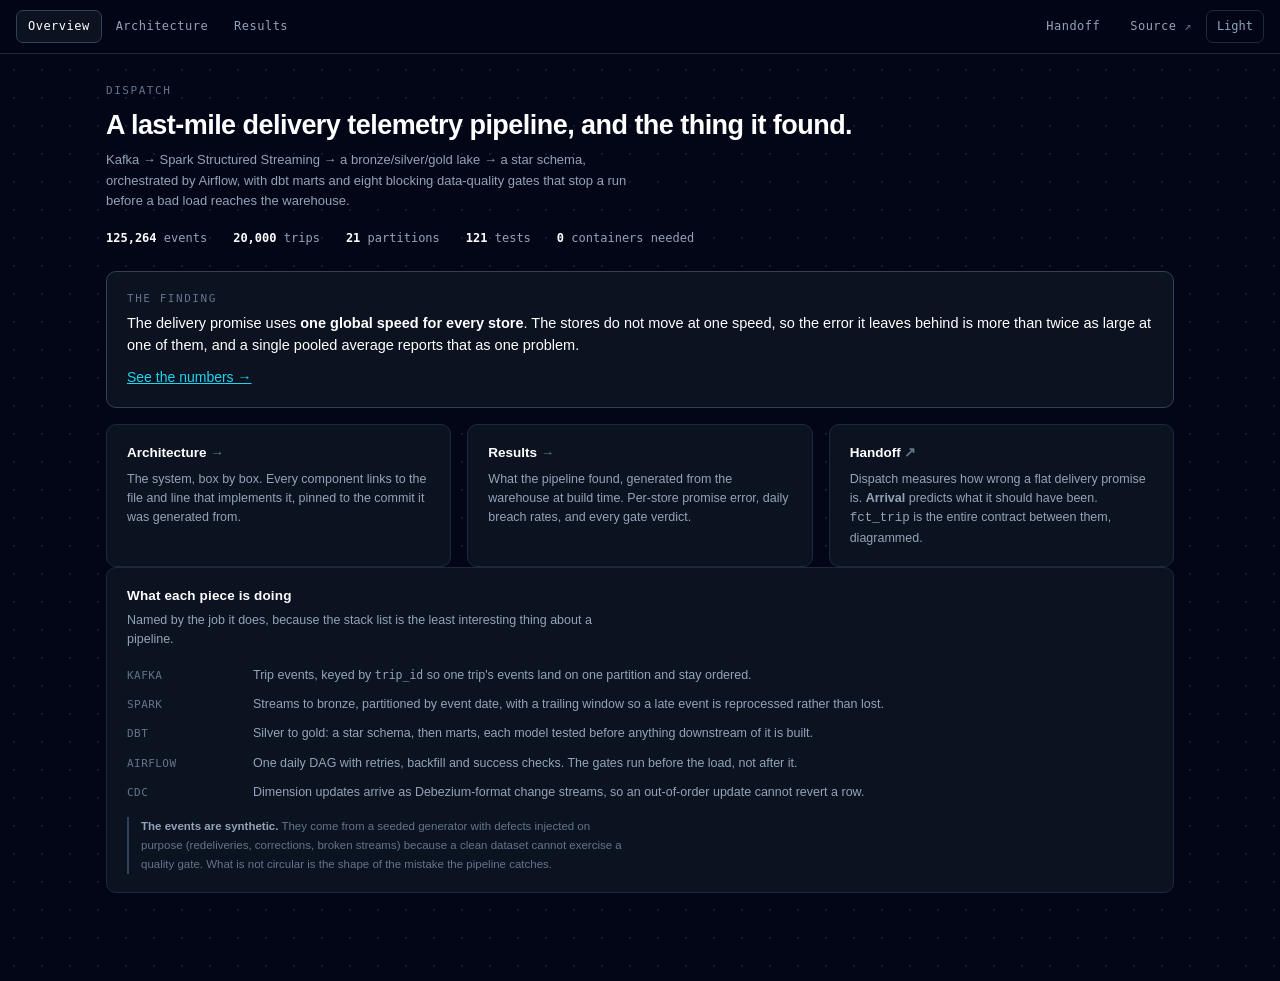
<file: docs/index.html>
<!doctype html>
<html lang="en" data-theme="dark">
<head>
<meta charset="utf-8">
<meta name="viewport" content="width=device-width, initial-scale=1">
<title>Dispatch: Last-Mile Delivery Pipeline</title>
<meta name="description" content="Kafka to Spark to a medallion lake to a star schema, orchestrated by Airflow, with eight blocking data-quality gates.">
<link rel="stylesheet" href="site.css">
<style>
  .figures {
    display: flex; flex-wrap: wrap; gap: 10px 26px;
    font-family: var(--mono); font-size: 12px; color: var(--ink-2);
    margin: 18px 0 0; padding: 0; list-style: none;
  }
  .figures b { color: var(--ink); font-variant-numeric: tabular-nums; font-weight: 600; }

  .cards { display: grid; gap: var(--gap); grid-template-columns: 1fr 1fr 1fr; }
  @media (max-width: 920px) { .cards { grid-template-columns: 1fr 1fr; } }
  @media (max-width: 560px) { .cards { grid-template-columns: 1fr; } }

  .card.out-link h2::after { content: " \2197"; }

  .card {
    display: block; text-decoration: none; color: inherit;
    background: var(--panel); border: 1px solid var(--line);
    border-radius: var(--radius); padding: 18px 20px;
  }
  .card:hover { border-color: var(--line-strong); background: var(--panel-2); }
  .card:focus-visible { outline: 2px solid var(--info); outline-offset: 2px; }
  .card h2 { font-size: 13.5px; margin: 0 0 6px; }
  .card h2::after { content: " \2192"; color: var(--ink-3); }
  .card p { margin: 0; font-size: 12.5px; color: var(--ink-2); }

  .stack { display: grid; gap: 10px; margin: 0; padding: 0; list-style: none; }
  .stack li {
    display: grid; grid-template-columns: 112px 1fr; gap: 14px;
    font-size: 12.5px; color: var(--ink-2); align-items: baseline;
  }
  .stack .who {
    font-family: var(--mono); font-size: 11px; letter-spacing: 0.04em;
    text-transform: uppercase; color: var(--ink-3);
  }
  @media (max-width: 560px) { .stack li { grid-template-columns: 1fr; gap: 2px; } }
</style>
</head>
<body>

<nav class="sitenav" aria-label="Pages">
  <a href="index.html" aria-current="page">Overview</a>
  <a href="dispatch-architecture.html">Architecture</a>
  <a href="results.html">Results</a>
  <span class="spacer"></span>
  <a href="https://jogurnaut.github.io/arrival/handoff.html" style="margin-right: 4px">Handoff</a>
  <a class="out" href="https://github.com/JOGURNAUT/dispatch">Source</a>
  <button class="themetoggle" type="button">Light</button>
</nav>

<div class="wrap">

  <p class="eyebrow">Dispatch</p>
  <h1>A last-mile delivery telemetry pipeline, and the thing it found.</h1>
  <p class="lede" style="font-size:13px">
    Kafka &rarr; Spark Structured Streaming &rarr; a bronze/silver/gold lake
    &rarr; a star schema, orchestrated by Airflow, with dbt marts and eight
    blocking data-quality gates that stop a run before a bad load reaches the
    warehouse.
  </p>
  <ul class="figures">
    <li><b>125,264</b> events</li>
    <li><b>20,000</b> trips</li>
    <li><b>21</b> partitions</li>
    <li><b>121</b> tests</li>
    <li><b>0</b> containers needed</li>
  </ul>

  <section style="border-color: var(--line-strong); margin-top: 24px">
    <p class="eyebrow" style="margin-bottom:6px">The finding</p>
    <p style="margin:0 0 10px; font-size:14.5px; line-height:1.5">
      The delivery promise uses <b>one global speed for every store</b>. The
      stores do not move at one speed, so the error it leaves behind is more
      than twice as large at one of them, and a single pooled average
      reports that as one problem.
    </p>
    <p style="margin:0"><a href="results.html">See the numbers &rarr;</a></p>
  </section>

  <div class="cards">
    <a class="card" href="dispatch-architecture.html">
      <h2>Architecture</h2>
      <p>The system, box by box. Every component links to the file and line
         that implements it, pinned to the commit it was generated from.</p>
    </a>
    <a class="card" href="results.html">
      <h2>Results</h2>
      <p>What the pipeline found, generated from the warehouse at build time.
         Per-store promise error, daily breach rates, and every gate verdict.</p>
    </a>
    <a class="card out-link" href="https://jogurnaut.github.io/arrival/handoff.html">
      <h2>Handoff</h2>
      <p>Dispatch measures how wrong a flat delivery promise is.
         <b>Arrival</b> predicts what it should have been. <code>fct_trip</code>
         is the entire contract between them, diagrammed.</p>
    </a>
  </div>

  <section>
    <h2>What each piece is doing</h2>
    <p class="lede">Named by the job it does, because the stack list is the
       least interesting thing about a pipeline.</p>
    <ul class="stack">
      <li><span class="who">Kafka</span>
          <span>Trip events, keyed by <code class="mono">trip_id</code> so one
                trip's events land on one partition and stay ordered.</span></li>
      <li><span class="who">Spark</span>
          <span>Streams to bronze, partitioned by event date, with a trailing
                window so a late event is reprocessed rather than lost.</span></li>
      <li><span class="who">dbt</span>
          <span>Silver to gold: a star schema, then marts, each model tested
                before anything downstream of it is built.</span></li>
      <li><span class="who">Airflow</span>
          <span>One daily DAG with retries, backfill and success checks. The
                gates run before the load, not after it.</span></li>
      <li><span class="who">CDC</span>
          <span>Dimension updates arrive as Debezium-format change streams, so
                an out-of-order update cannot revert a row.</span></li>
    </ul>
    <p class="caveat"><b>The events are synthetic.</b> They come from a seeded
       generator with defects injected on purpose (redeliveries,
       corrections, broken streams) because a clean dataset cannot
       exercise a quality gate. What is not circular is the shape of the
       mistake the pipeline catches.</p>
  </section>

</div>

<script src="site.js"></script>
</body>
</html>
</file>
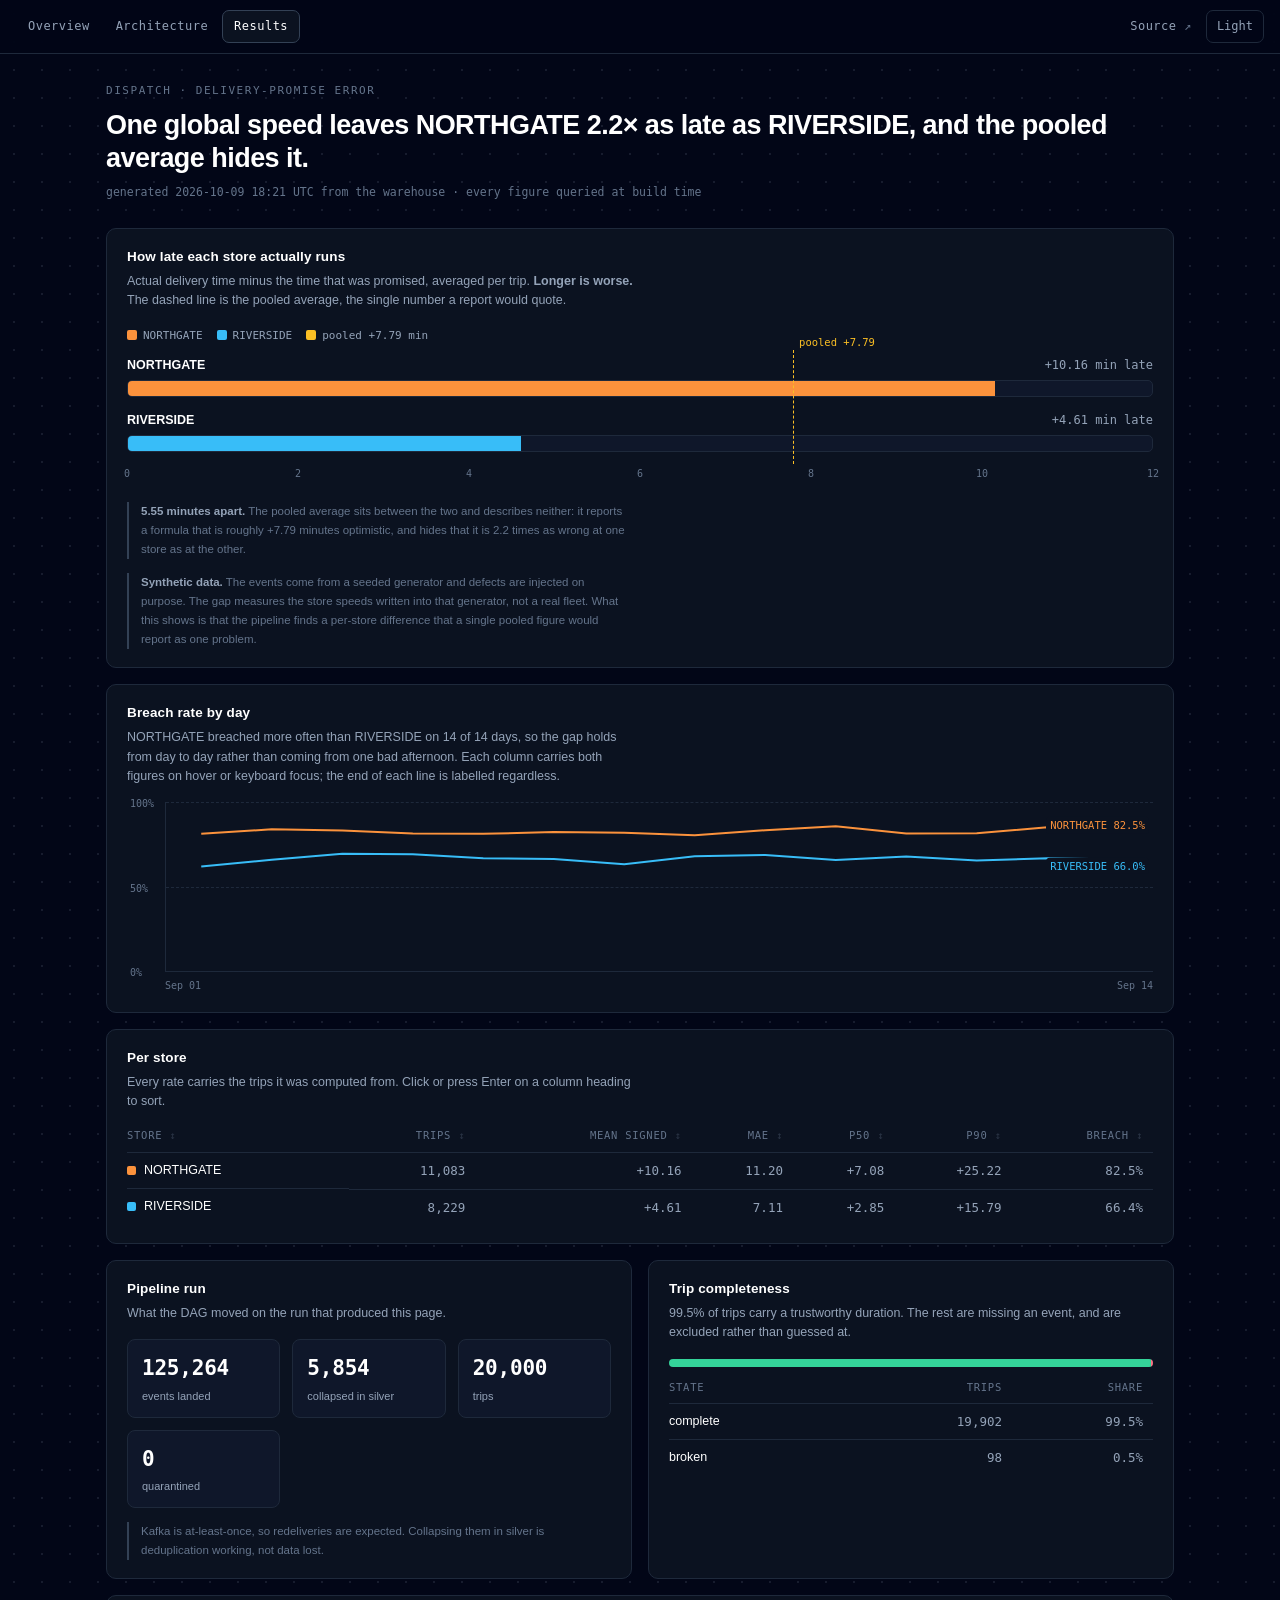
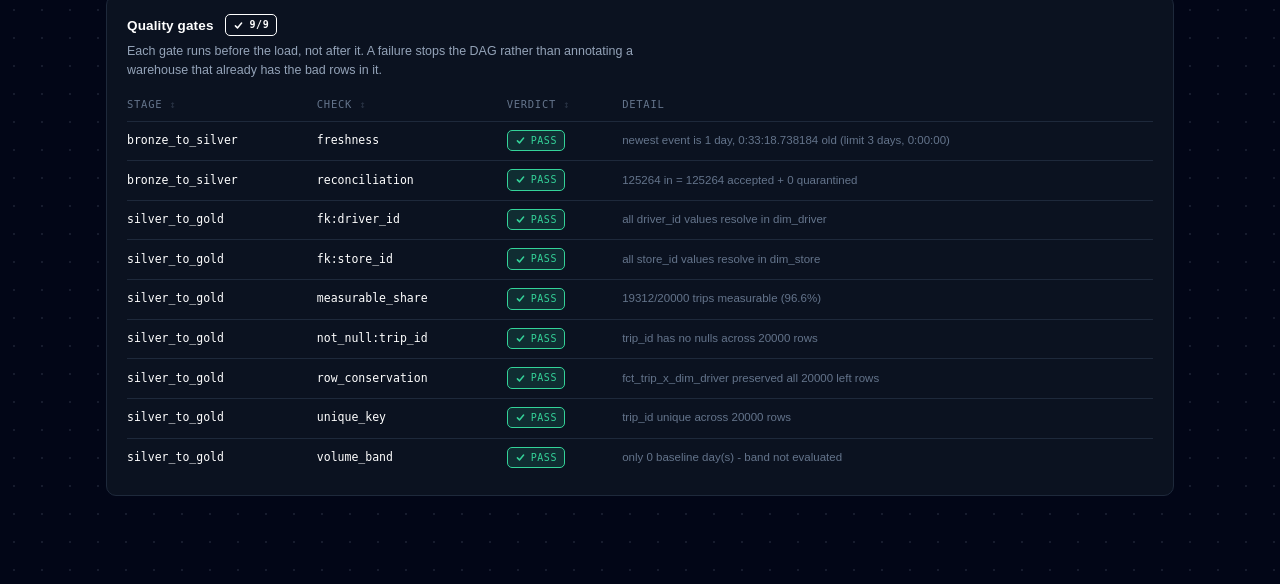
<file: docs/results.html>
<!doctype html>
<!--
  Dispatch results page: template.

  Every brace-wrapped lower-snake name below is a value the generator
  substitutes. Only that pattern is touched, so CSS braces need no escaping --
  including the ones in this comment, which is why none are written here. A
  name with no value raises rather than shipping a page with the brace-wrapped
  name still in it where a number belongs.

  Chrome, colour and type come from site.css, which the Overview and the
  architecture diagram share. The diagram is generated by a tool whose look is
  fixed, so the pages match it rather than the other way round.
-->
<html lang="en" data-theme="dark">
<head>
<meta charset="utf-8">
<meta name="viewport" content="width=device-width, initial-scale=1">
<title>Dispatch: Results</title>
<meta name="description" content="Per-store delivery-promise error, daily breach rates and every quality-gate verdict, generated from the warehouse.">
<link rel="stylesheet" href="site.css">
<style>
  .axis {
    position: relative;
    height: 18px;
    margin-top: 2px;
    font-family: var(--mono);
    font-size: 10px;
    color: var(--ink-3);
  }
  .axis .tick { position: absolute; transform: translateX(-50%); }
  .axis .tick span { white-space: nowrap; }

  .barfield { position: relative; }

  /* The pooled average as a reference line across both bars. It is the number
     a report would quote, and seeing it land between the two is the finding. */
  .refline {
    position: absolute;
    top: -6px;
    bottom: 20px;
    width: 0;
    border-left: 1px dashed var(--warn);
    pointer-events: none;
  }
  .refline b {
    position: absolute;
    top: -16px;
    left: 5px;
    font-family: var(--mono);
    font-size: 10.5px;
    color: var(--warn);
    white-space: nowrap;
    font-weight: 500;
  }

  .chart { position: relative; margin-top: 6px; }
  .plot {
    position: relative;
    height: 170px;
    margin-left: 38px;
    border-left: 1px solid var(--line);
    border-bottom: 1px solid var(--line);
  }
  .plot svg { position: absolute; inset: 0; width: 100%; height: 100%; }
  .gl {
    position: absolute;
    left: 0;
    right: 0;
    border-top: 1px dashed var(--line);
    font-family: var(--mono);
    font-size: 10px;
    color: var(--ink-3);
  }
  .gl span { position: absolute; left: -36px; top: -7px; }

  /* Each line's last value, always visible. Hover may add detail; it may not
     be the only way to read a number. */
  .endlab {
    position: absolute;
    right: 4px;
    font-family: var(--mono);
    font-size: 10.5px;
    white-space: nowrap;
    background: var(--panel);
    padding: 0 4px;
    border-radius: 4px;
    transform: translateY(-50%);
  }

  .cols { position: absolute; inset: 0; display: flex; }
  .col { flex: 1; position: relative; }
  .col:hover { background: rgba(148, 163, 184, 0.09); }
  .col .tip {
    display: none;
    position: absolute;
    bottom: 100%;
    left: 50%;
    transform: translateX(-50%);
    background: var(--panel-2);
    border: 1px solid var(--line-strong);
    border-radius: 6px;
    padding: 6px 9px;
    font-family: var(--mono);
    font-size: 10.5px;
    white-space: nowrap;
    z-index: 5;
    color: var(--ink);
  }
  .col:hover .tip, .col:focus-within .tip { display: block; }
  .col.flip .tip { left: auto; right: 0; transform: none; }

  .xl {
    display: flex;
    justify-content: space-between;
    font-family: var(--mono);
    font-size: 10px;
    color: var(--ink-3);
    margin: 6px 0 0 38px;
  }

  .grid2 { display: grid; gap: var(--gap); grid-template-columns: 1fr 1fr; }
  @media (max-width: 820px) { .grid2 { grid-template-columns: 1fr; } }

  .comp-bar {
    display: flex;
    height: 8px;
    border-radius: 4px;
    overflow: hidden;
    background: var(--panel-2);
    margin: 10px 0 12px;
  }
  .tbox { overflow-x: auto; }
</style>
</head>
<body>

<nav class="sitenav" aria-label="Pages">
  <a href="index.html">Overview</a>
  <a href="dispatch-architecture.html">Architecture</a>
  <a href="results.html" aria-current="page">Results</a>
  <span class="spacer"></span>
  <a class="out" href="https://github.com/JOGURNAUT/dispatch">Source</a>
  <button class="themetoggle" type="button">Light</button>
</nav>

<div class="wrap">

  <p class="eyebrow">Dispatch · delivery-promise error</p>
  <h1>One global speed leaves NORTHGATE 2.2&times; as late as RIVERSIDE,
      and the pooled average hides it.</h1>
  <p class="stamp">generated 2026-10-09 18:21 UTC from the warehouse · every figure
     queried at build time</p>

  <section>
    <h2>How late each store actually runs</h2>
    <p class="lede">Actual delivery time minus the time that was promised,
       averaged per trip. <b>Longer is worse.</b> The dashed line is the pooled
       average, the single number a report would quote.</p>

    <div class="legend">
      <span><i class="swatch" style="background: var(--series-a)"></i> NORTHGATE</span>
      <span><i class="swatch" style="background: var(--series-b)"></i> RIVERSIDE</span>
      <span><i class="swatch" style="background: var(--warn)"></i> pooled +7.79 min</span>
    </div>

    <div class="bars barfield">
      <div class="refline" style="left: 64.92%"><b>pooled +7.79</b></div>

      <div class="bar-row">
        <div class="bar-head">
          <span class="bar-name">NORTHGATE</span>
          <span class="bar-val">+10.16 min late</span>
        </div>
        <div class="track">
          <div class="fill" style="width: 84.67%; background: var(--series-a)"></div>
        </div>
      </div>

      <div class="bar-row">
        <div class="bar-head">
          <span class="bar-name">RIVERSIDE</span>
          <span class="bar-val">+4.61 min late</span>
        </div>
        <div class="track">
          <div class="fill" style="width: 38.42%; background: var(--series-b)"></div>
        </div>
      </div>

      <div class="axis"><div class="tick" style="left: 0.0%;"><span>0</span></div>
        <div class="tick" style="left: 16.67%;"><span>2</span></div>
        <div class="tick" style="left: 33.33%;"><span>4</span></div>
        <div class="tick" style="left: 50.0%;"><span>6</span></div>
        <div class="tick" style="left: 66.67%;"><span>8</span></div>
        <div class="tick" style="left: 83.33%;"><span>10</span></div>
        <div class="tick" style="left: 100.0%;"><span>12</span></div></div>
    </div>

    <p class="caveat" style="margin-top: 18px"><b>5.55 minutes apart.</b> The
       pooled average sits between the two and describes neither: it reports a
       formula that is roughly +7.79 minutes optimistic, and hides that
       it is 2.2 times as wrong at one store as at the other.</p>
    <p class="caveat"><b>Synthetic data.</b> The events come from a seeded
       generator and defects are injected on purpose. The gap measures the store
       speeds written into that generator, not a real fleet. What this shows is
       that the pipeline finds a per-store difference that a single pooled
       figure would report as one problem.</p>
  </section>

  <section>
    <h2>Breach rate by day</h2>
    <p class="lede">NORTHGATE breached more often than RIVERSIDE on
       14 of 14 days, so the gap holds from day to day rather
       than coming from one bad afternoon. Each column carries both figures on
       hover or keyboard focus; the end of each line is labelled regardless.</p>

    <div class="chart">
      <div class="plot">
        <div class="gl" style="top: 0%"><span>100%</span></div>
        <div class="gl" style="top: 50%"><span>50%</span></div>
        <div class="gl" style="top: 100%"><span>0%</span></div>

        <svg viewBox="0 0 1000 100" preserveAspectRatio="none" aria-hidden="true">
          <polyline points="35.7,18.74 107.1,16.19 178.6,16.84 250.0,18.62 321.4,18.86 392.9,17.79 464.3,18.23 535.7,19.74 607.1,16.69 678.6,14.34 750.0,18.59 821.4,18.45 892.9,14.94 964.3,17.48" fill="none"
                    stroke="var(--series-a)" stroke-width="2"
                    vector-effect="non-scaling-stroke"></polyline>
          <polyline points="35.7,38.12 107.1,34.2 178.6,30.61 250.0,30.91 321.4,33.22 392.9,33.7 464.3,36.81 535.7,32.14 607.1,31.31 678.6,34.28 750.0,32.21 821.4,34.62 892.9,33.33 964.3,34.0" fill="none"
                    stroke="var(--series-b)" stroke-width="2"
                    vector-effect="non-scaling-stroke"></polyline>
        </svg>

        <span class="endlab" style="top: 13.74%; color: var(--series-a)">NORTHGATE 82.5%</span>
        <span class="endlab" style="top: 37.74%; color: var(--series-b)">RIVERSIDE 66.0%</span>

        <div class="cols"><div class="col" tabindex="0" aria-label="Sep 01: NORTHGATE 81.3%, RIVERSIDE 61.9%"><span class="xh"></span><span class="pt b" style="bottom: 61.88%;"></span><span class="pt a" style="bottom: 81.26%;"></span><div class="tip"><b>Sep 01</b><i class="a"></i>NORTHGATE 81.3%<br><i class="b"></i>RIVERSIDE 61.9%</div></div>
            <div class="col" tabindex="0" aria-label="Sep 02: NORTHGATE 83.8%, RIVERSIDE 65.8%"><span class="xh"></span><span class="pt b" style="bottom: 65.8%;"></span><span class="pt a" style="bottom: 83.81%;"></span><div class="tip"><b>Sep 02</b><i class="a"></i>NORTHGATE 83.8%<br><i class="b"></i>RIVERSIDE 65.8%</div></div>
            <div class="col" tabindex="0" aria-label="Sep 03: NORTHGATE 83.2%, RIVERSIDE 69.4%"><span class="xh"></span><span class="pt b" style="bottom: 69.39%;"></span><span class="pt a" style="bottom: 83.16%;"></span><div class="tip"><b>Sep 03</b><i class="a"></i>NORTHGATE 83.2%<br><i class="b"></i>RIVERSIDE 69.4%</div></div>
            <div class="col" tabindex="0" aria-label="Sep 04: NORTHGATE 81.4%, RIVERSIDE 69.1%"><span class="xh"></span><span class="pt b" style="bottom: 69.09%;"></span><span class="pt a" style="bottom: 81.38%;"></span><div class="tip"><b>Sep 04</b><i class="a"></i>NORTHGATE 81.4%<br><i class="b"></i>RIVERSIDE 69.1%</div></div>
            <div class="col" tabindex="0" aria-label="Sep 05: NORTHGATE 81.1%, RIVERSIDE 66.8%"><span class="xh"></span><span class="pt b" style="bottom: 66.78%;"></span><span class="pt a" style="bottom: 81.14%;"></span><div class="tip"><b>Sep 05</b><i class="a"></i>NORTHGATE 81.1%<br><i class="b"></i>RIVERSIDE 66.8%</div></div>
            <div class="col" tabindex="0" aria-label="Sep 06: NORTHGATE 82.2%, RIVERSIDE 66.3%"><span class="xh"></span><span class="pt b" style="bottom: 66.3%;"></span><span class="pt a" style="bottom: 82.21%;"></span><div class="tip"><b>Sep 06</b><i class="a"></i>NORTHGATE 82.2%<br><i class="b"></i>RIVERSIDE 66.3%</div></div>
            <div class="col" tabindex="0" aria-label="Sep 07: NORTHGATE 81.8%, RIVERSIDE 63.2%"><span class="xh"></span><span class="pt b" style="bottom: 63.19%;"></span><span class="pt a" style="bottom: 81.77%;"></span><div class="tip"><b>Sep 07</b><i class="a"></i>NORTHGATE 81.8%<br><i class="b"></i>RIVERSIDE 63.2%</div></div>
            <div class="col" tabindex="0" aria-label="Sep 08: NORTHGATE 80.3%, RIVERSIDE 67.9%"><span class="xh"></span><span class="pt b" style="bottom: 67.86%;"></span><span class="pt a" style="bottom: 80.26%;"></span><div class="tip"><b>Sep 08</b><i class="a"></i>NORTHGATE 80.3%<br><i class="b"></i>RIVERSIDE 67.9%</div></div>
            <div class="col" tabindex="0" aria-label="Sep 09: NORTHGATE 83.3%, RIVERSIDE 68.7%"><span class="xh"></span><span class="pt b" style="bottom: 68.69%;"></span><span class="pt a" style="bottom: 83.31%;"></span><div class="tip"><b>Sep 09</b><i class="a"></i>NORTHGATE 83.3%<br><i class="b"></i>RIVERSIDE 68.7%</div></div>
            <div class="col" tabindex="0" aria-label="Sep 10: NORTHGATE 85.7%, RIVERSIDE 65.7%"><span class="xh"></span><span class="pt b" style="bottom: 65.72%;"></span><span class="pt a" style="bottom: 85.66%;"></span><div class="tip"><b>Sep 10</b><i class="a"></i>NORTHGATE 85.7%<br><i class="b"></i>RIVERSIDE 65.7%</div></div>
            <div class="col flip" tabindex="0" aria-label="Sep 11: NORTHGATE 81.4%, RIVERSIDE 67.8%"><span class="xh"></span><span class="pt b" style="bottom: 67.79%;"></span><span class="pt a" style="bottom: 81.41%;"></span><div class="tip"><b>Sep 11</b><i class="a"></i>NORTHGATE 81.4%<br><i class="b"></i>RIVERSIDE 67.8%</div></div>
            <div class="col flip" tabindex="0" aria-label="Sep 12: NORTHGATE 81.5%, RIVERSIDE 65.4%"><span class="xh"></span><span class="pt b" style="bottom: 65.38%;"></span><span class="pt a" style="bottom: 81.55%;"></span><div class="tip"><b>Sep 12</b><i class="a"></i>NORTHGATE 81.5%<br><i class="b"></i>RIVERSIDE 65.4%</div></div>
            <div class="col flip" tabindex="0" aria-label="Sep 13: NORTHGATE 85.1%, RIVERSIDE 66.7%"><span class="xh"></span><span class="pt b" style="bottom: 66.67%;"></span><span class="pt a" style="bottom: 85.06%;"></span><div class="tip"><b>Sep 13</b><i class="a"></i>NORTHGATE 85.1%<br><i class="b"></i>RIVERSIDE 66.7%</div></div>
            <div class="col flip" tabindex="0" aria-label="Sep 14: NORTHGATE 82.5%, RIVERSIDE 66.0%"><span class="xh"></span><span class="pt b" style="bottom: 66.0%;"></span><span class="pt a" style="bottom: 82.52%;"></span><div class="tip"><b>Sep 14</b><i class="a"></i>NORTHGATE 82.5%<br><i class="b"></i>RIVERSIDE 66.0%</div></div></div>
      </div>
      <div class="xl"><span>Sep 01</span><span>Sep 14</span></div>
    </div>
  </section>

  <section>
    <h2>Per store</h2>
    <p class="lede">Every rate carries the trips it was computed from. Click or
       press Enter on a column heading to sort.</p>
    <div class="tbox">
      <table data-sortable>
        <thead>
          <tr>
            <th data-sort>Store</th>
            <th class="n" data-sort>Trips</th>
            <th class="n" data-sort>Mean signed</th>
            <th class="n" data-sort>MAE</th>
            <th class="n" data-sort>p50</th>
            <th class="n" data-sort>p90</th>
            <th class="n" data-sort>Breach</th>
          </tr>
        </thead>
        <tbody><tr><td class="store"><span class="sw a"></span>NORTHGATE</td><td class="n">11,083</td><td class="n">+10.16</td><td class="n">11.20</td><td class="n">+7.08</td><td class="n">+25.22</td><td class="n">82.5%</td></tr>
              <tr><td class="store"><span class="sw b"></span>RIVERSIDE</td><td class="n">8,229</td><td class="n">+4.61</td><td class="n">7.11</td><td class="n">+2.85</td><td class="n">+15.79</td><td class="n">66.4%</td></tr></tbody>
      </table>
    </div>
  </section>

  <div class="grid2">
    <section>
      <h2>Pipeline run</h2>
      <p class="lede">What the DAG moved on the run that produced this page.</p>
      <div class="kpis">
        <div class="kpi"><div class="kv">125,264</div><div class="kl">events landed</div></div>
        <div class="kpi"><div class="kv">5,854</div><div class="kl">collapsed in silver</div></div>
        <div class="kpi"><div class="kv">20,000</div><div class="kl">trips</div></div>
        <div class="kpi"><div class="kv">0</div><div class="kl">quarantined</div></div>
      </div>
      <p class="caveat">Kafka is at-least-once, so redeliveries are expected.
         Collapsing them in silver is deduplication working, not data lost.</p>
    </section>

    <section>
      <h2>Trip completeness</h2>
      <p class="lede">99.5% of trips carry a trustworthy duration. The
         rest are missing an event, and are excluded rather than guessed at.</p>
      <div class="comp-bar" aria-hidden="true">
        <i style="flex: 19902; background: var(--ok)"></i>
        <i style="flex: 98; background: var(--bad)"></i>
      </div>
      <div class="tbox">
        <table>
          <thead><tr><th>State</th><th class="n">Trips</th><th class="n">Share</th></tr></thead>
          <tbody>
            <tr><td>complete</td><td class="n">19,902</td><td class="n">99.5%</td></tr>
            <tr><td>broken</td><td class="n">98</td><td class="n">0.5%</td></tr>
          </tbody>
        </table>
      </div>
    </section>
  </div>

  <section>
    <h2>Quality gates
      <span class="badge " style="margin-left: 8px"><svg viewBox="0 0 16 16" aria-hidden="true"><path d="M3.5 8.5l3 3 6-7" fill="none" stroke="currentColor" stroke-width="2.2" stroke-linecap="round" stroke-linejoin="round"/></svg> 9/9</span>
    </h2>
    <p class="lede">Each gate runs before the load, not after it. A failure
       stops the DAG rather than annotating a warehouse that already has the bad
       rows in it.</p>
    <div class="tbox">
      <table data-sortable>
        <thead>
          <tr><th data-sort>Stage</th><th data-sort>Check</th>
              <th data-sort>Verdict</th><th>Detail</th></tr>
        </thead>
        <tbody><tr><td class="stage">bronze_to_silver</td><td class="check">freshness</td><td><span class="badge pass"><svg viewBox="0 0 16 16" aria-hidden="true"><path d="M3.5 8.5l3 3 6-7" fill="none" stroke="currentColor" stroke-width="2.2" stroke-linecap="round" stroke-linejoin="round"/></svg>PASS</span></td><td class="detail">newest event is 1 day, 0:33:18.738184 old (limit 3 days, 0:00:00)</td></tr>
            <tr><td class="stage">bronze_to_silver</td><td class="check">reconciliation</td><td><span class="badge pass"><svg viewBox="0 0 16 16" aria-hidden="true"><path d="M3.5 8.5l3 3 6-7" fill="none" stroke="currentColor" stroke-width="2.2" stroke-linecap="round" stroke-linejoin="round"/></svg>PASS</span></td><td class="detail">125264 in = 125264 accepted + 0 quarantined</td></tr>
            <tr><td class="stage">silver_to_gold</td><td class="check">fk:driver_id</td><td><span class="badge pass"><svg viewBox="0 0 16 16" aria-hidden="true"><path d="M3.5 8.5l3 3 6-7" fill="none" stroke="currentColor" stroke-width="2.2" stroke-linecap="round" stroke-linejoin="round"/></svg>PASS</span></td><td class="detail">all driver_id values resolve in dim_driver</td></tr>
            <tr><td class="stage">silver_to_gold</td><td class="check">fk:store_id</td><td><span class="badge pass"><svg viewBox="0 0 16 16" aria-hidden="true"><path d="M3.5 8.5l3 3 6-7" fill="none" stroke="currentColor" stroke-width="2.2" stroke-linecap="round" stroke-linejoin="round"/></svg>PASS</span></td><td class="detail">all store_id values resolve in dim_store</td></tr>
            <tr><td class="stage">silver_to_gold</td><td class="check">measurable_share</td><td><span class="badge pass"><svg viewBox="0 0 16 16" aria-hidden="true"><path d="M3.5 8.5l3 3 6-7" fill="none" stroke="currentColor" stroke-width="2.2" stroke-linecap="round" stroke-linejoin="round"/></svg>PASS</span></td><td class="detail">19312/20000 trips measurable (96.6%)</td></tr>
            <tr><td class="stage">silver_to_gold</td><td class="check">not_null:trip_id</td><td><span class="badge pass"><svg viewBox="0 0 16 16" aria-hidden="true"><path d="M3.5 8.5l3 3 6-7" fill="none" stroke="currentColor" stroke-width="2.2" stroke-linecap="round" stroke-linejoin="round"/></svg>PASS</span></td><td class="detail">trip_id has no nulls across 20000 rows</td></tr>
            <tr><td class="stage">silver_to_gold</td><td class="check">row_conservation</td><td><span class="badge pass"><svg viewBox="0 0 16 16" aria-hidden="true"><path d="M3.5 8.5l3 3 6-7" fill="none" stroke="currentColor" stroke-width="2.2" stroke-linecap="round" stroke-linejoin="round"/></svg>PASS</span></td><td class="detail">fct_trip_x_dim_driver preserved all 20000 left rows</td></tr>
            <tr><td class="stage">silver_to_gold</td><td class="check">unique_key</td><td><span class="badge pass"><svg viewBox="0 0 16 16" aria-hidden="true"><path d="M3.5 8.5l3 3 6-7" fill="none" stroke="currentColor" stroke-width="2.2" stroke-linecap="round" stroke-linejoin="round"/></svg>PASS</span></td><td class="detail">trip_id unique across 20000 rows</td></tr>
            <tr><td class="stage">silver_to_gold</td><td class="check">volume_band</td><td><span class="badge pass"><svg viewBox="0 0 16 16" aria-hidden="true"><path d="M3.5 8.5l3 3 6-7" fill="none" stroke="currentColor" stroke-width="2.2" stroke-linecap="round" stroke-linejoin="round"/></svg>PASS</span></td><td class="detail">only 0 baseline day(s) - band not evaluated</td></tr></tbody>
      </table>
    </div>
  </section>

</div>

<script src="site.js"></script>
</body>
</html>
</file>
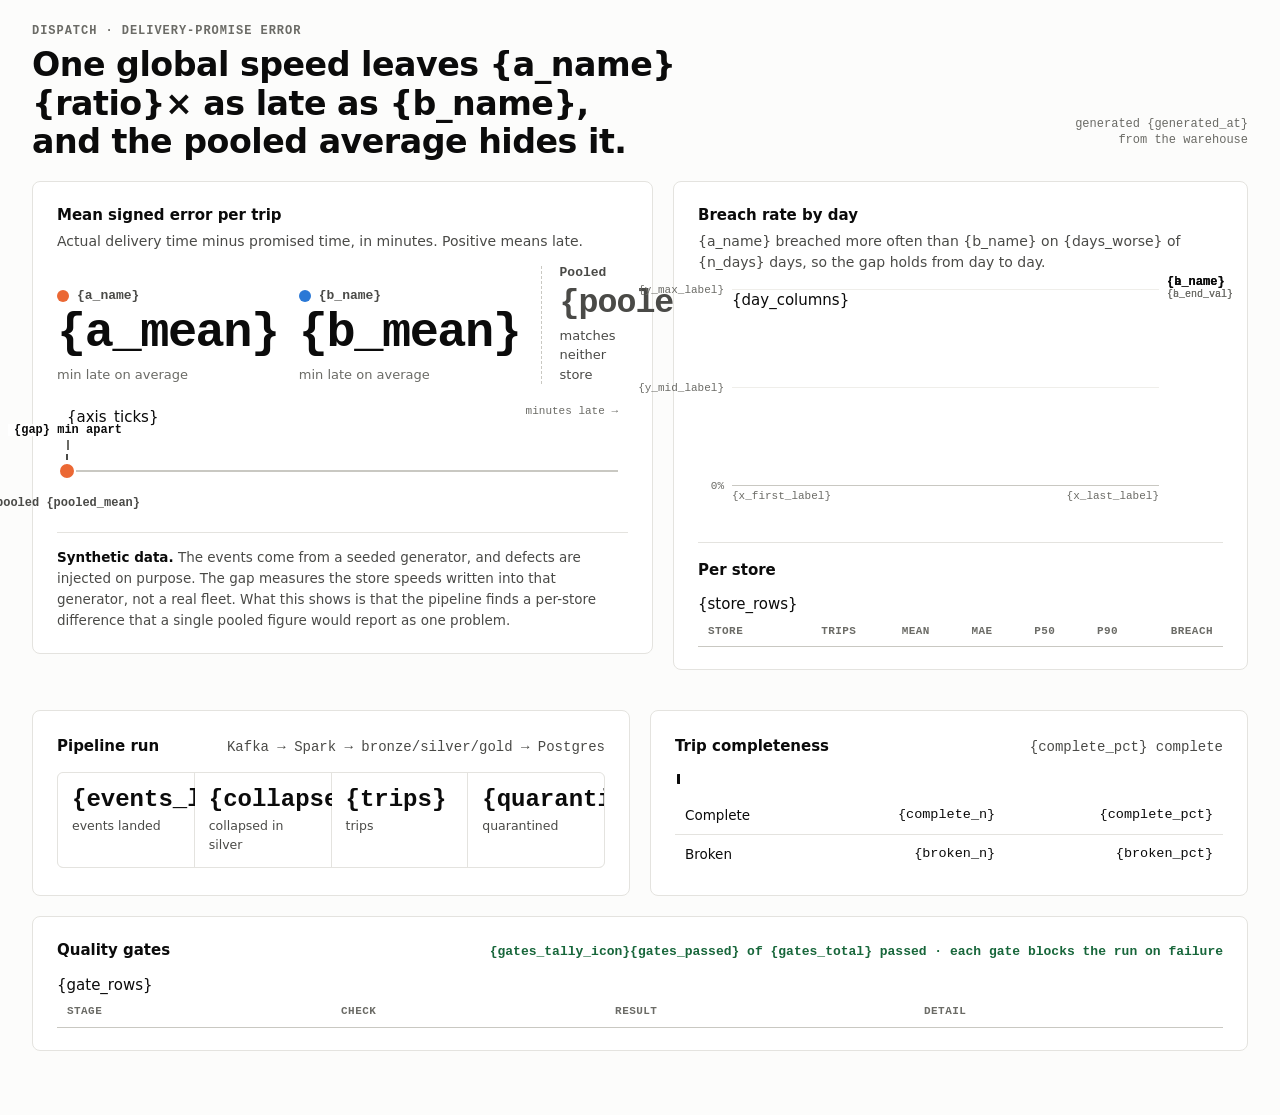
<file: docs/template.html>
<!doctype html>
<!--
  Dispatch results page: template.

  Every brace-wrapped lower_snake name below is a value the generator substitutes. The full list,
  with what each one means and how to compute it, is in fill_example.py.
  The CSS is written with normal single braces. Two ways to keep it out of the
  f-string:
    1. keep the <style> block in a plain (non-f) string constant and concatenate, or
    2. skip f-strings and substitute only brace-wrapped lower_snake tokens with a regex, as
       fill_example.py does. No CSS rule matches that pattern, so nothing needs escaping.

  Store A is the store with the larger error and Store B the smaller.
  Series colour: A is orange, B is blue. Both are checked for colourblind
  separation and contrast in light and dark.
-->
<html lang="en">
<head>
<meta charset="utf-8">
<meta name="viewport" content="width=device-width, initial-scale=1">
<title>Dispatch results</title>
<style>
:root {
  --bg: #fcfcfb;
  --panel: #ffffff;
  --ink: #0b0b0b;
  --ink-2: #4a4a47;
  --ink-3: #6b6b66;
  --rule: #e4e3df;
  --rule-strong: #c9c8c2;
  --grid: #efeeea;
  --a: #eb6834;
  --b: #2a78d6;
  --pass: #17663a;
  --pass-bg: #e6f2ea;
  --fail: #a4161a;
  --fail-bg: #f8e3e3;
  --tip-bg: #0b0b0b;
  --tip-ink: #ffffff;
  --mono: ui-monospace, "SF Mono", "Cascadia Mono", "JetBrains Mono", Menlo, Consolas, monospace;
  --sans: system-ui, -apple-system, "Segoe UI", "Helvetica Neue", "Noto Sans", sans-serif;
  color-scheme: light;
}
@media (prefers-color-scheme: dark) {
  :root:not([data-theme="light"]) {
    --bg: #1a1a19; --panel: #222220; --ink: #ffffff; --ink-2: #c8c7c1; --ink-3: #9d9c96;
    --rule: #33332f; --rule-strong: #4a4a45; --grid: #2b2b28;
    --a: #d95926; --b: #3987e5;
    --pass: #6fd08f; --pass-bg: #1d3325; --fail: #ff8a8a; --fail-bg: #3a1f1f;
    --tip-bg: #f4f4f1; --tip-ink: #0b0b0b;
    color-scheme: dark;
  }
}
:root[data-theme="dark"] {
  --bg: #1a1a19; --panel: #222220; --ink: #ffffff; --ink-2: #c8c7c1; --ink-3: #9d9c96;
  --rule: #33332f; --rule-strong: #4a4a45; --grid: #2b2b28;
  --a: #d95926; --b: #3987e5;
  --pass: #6fd08f; --pass-bg: #1d3325; --fail: #ff8a8a; --fail-bg: #3a1f1f;
  --tip-bg: #f4f4f1; --tip-ink: #0b0b0b;
  color-scheme: dark;
}

* { box-sizing: border-box; }
html { -webkit-text-size-adjust: 100%; }
body {
  margin: 0; background: var(--bg); color: var(--ink);
  font: 15px/1.5 var(--sans);
}
.wrap { max-width: 1320px; margin: 0 auto; padding: 24px 32px 64px; }
.mono, .num { font-family: var(--mono); font-variant-numeric: tabular-nums; }
.eyebrow {
  font: 600 12px/1.2 var(--mono); letter-spacing: 0.08em; text-transform: uppercase;
  color: var(--ink-3); margin: 0 0 8px;
}
h1 {
  margin: 0; max-width: 40ch;
  font-size: clamp(24px, 2.6vw, 36px); line-height: 1.15; font-weight: 650; letter-spacing: -0.015em;
  text-wrap: balance;
}
h2 { margin: 0; font-size: 15px; font-weight: 650; }
.sub { margin: 4px 0 0; color: var(--ink-2); font-size: 14px; }

/* header */
.top { display: flex; flex-wrap: wrap; align-items: flex-end; justify-content: space-between; gap: 12px 32px; margin-bottom: 20px; }
.stamp { font: 12px/1.4 var(--mono); color: var(--ink-3); text-align: right; }

/* hero grid */
.hero { display: grid; grid-template-columns: minmax(0, 1.08fr) minmax(0, 1fr); gap: 20px; align-items: start; }
.panel { background: var(--panel); border: 1px solid var(--rule); border-radius: 8px; padding: 22px 24px; min-width: 0; }

/* the finding */
.figs { display: grid; grid-template-columns: 1fr 1fr minmax(0, 0.9fr); gap: 8px 20px; margin: 14px 0 6px; align-items: end; }
.fig .who { display: flex; align-items: center; gap: 8px; font: 600 13px/1 var(--mono); color: var(--ink-2); }
.sw { width: 12px; height: 12px; border-radius: 50%; flex: none; }
.sw.a { background: var(--a); } .sw.b { background: var(--b); }
.fig .big { font: 600 clamp(36px, 3.8vw, 58px)/1 var(--mono); letter-spacing: -0.03em; margin-top: 8px; font-variant-numeric: tabular-nums; }
.fig .unit { font-size: 13px; color: var(--ink-3); margin-top: 6px; }
.fig.pooled { border-left: 1px dashed var(--rule-strong); padding-left: 18px; }
.fig.pooled .big { font-size: clamp(26px, 2.6vw, 34px); color: var(--ink-2); }
.fig.pooled .unit { color: var(--ink-2); }

/* number line */
.nl { position: relative; height: 112px; margin: 22px 10px 0; }
.nl .track { position: absolute; left: 0; right: 0; top: 64px; height: 2px; background: var(--rule-strong); }
.nl .tick { position: absolute; top: 60px; width: 1px; height: 10px; background: var(--rule-strong); }
.nl .tick span { position: absolute; top: 14px; left: 0; transform: translateX(-50%); font: 11px/1 var(--mono); color: var(--ink-3); white-space: nowrap; }
.nl .gap { position: absolute; top: 34px; height: 10px; border: 1px solid var(--ink-3); border-bottom: 0; }
.nl .gap span { position: absolute; bottom: 14px; left: 50%; transform: translateX(-50%); font: 600 12px/1 var(--mono); color: var(--ink); white-space: nowrap; background: var(--panel); padding: 0 6px; }
.nl .dot { position: absolute; top: 65px; width: 18px; height: 18px; margin: -9px 0 0 -9px; border-radius: 50%; border: 2px solid var(--panel); }
.nl .dot.a { background: var(--a); } .nl .dot.b { background: var(--b); }
.nl .pool { position: absolute; top: 48px; height: 26px; border-left: 2px dashed var(--ink-2); margin-left: -1px; }
.nl .pool span { position: absolute; top: 42px; left: 0; transform: translateX(-50%); font: 600 12px/1.3 var(--mono); color: var(--ink-2); white-space: nowrap; text-align: center; }
.nl .axis-title { position: absolute; right: 0; top: 0; font: 11px/1 var(--mono); color: var(--ink-3); }
.nl .zero-note { position: absolute; left: 0; top: 0; font: 11px/1 var(--mono); color: var(--ink-3); }

.caveat {
  margin: 14px 0 0; padding-top: 14px; border-top: 1px solid var(--rule);
  font-size: 13.5px; color: var(--ink-2); line-height: 1.55;
}
.caveat strong { color: var(--ink); }

/* line chart */
.chart { position: relative; margin: 16px 0 0; padding: 0 64px 22px 34px; }
.plot { position: relative; height: 196px; }
.plot svg { position: absolute; inset: 0; width: 100%; height: 100%; overflow: visible; }
.plot .ln { fill: none; stroke-width: 2; vector-effect: non-scaling-stroke; stroke-linejoin: round; stroke-linecap: round; }
.plot .ln.a { stroke: var(--a); } .plot .ln.b { stroke: var(--b); }
.gl { position: absolute; left: 0; right: 0; border-top: 1px solid var(--grid); }
.gl.base { border-top-color: var(--rule-strong); }
.gl span { position: absolute; right: 100%; margin-right: 8px; transform: translateY(-50%); font: 11px/1 var(--mono); color: var(--ink-3); white-space: nowrap; }
.end { position: absolute; left: 100%; margin-left: 8px; transform: translateY(-50%); font: 600 12px/1.15 var(--mono); white-space: nowrap; color: var(--ink); }
.end small { display: block; font-weight: 400; color: var(--ink-3); }
.xl { display: flex; justify-content: space-between; margin-top: 6px; font: 11px/1 var(--mono); color: var(--ink-3); }

.cols { position: absolute; inset: 0; display: flex; }
.col { position: relative; flex: 1 1 0; outline: none; cursor: crosshair; }
.col .xh { position: absolute; top: 0; bottom: 0; left: 50%; border-left: 1px solid var(--ink-3); opacity: 0; }
.col .pt { position: absolute; left: 50%; width: 10px; height: 10px; margin: 0 0 -5px -5px; border-radius: 50%; border: 2px solid var(--panel); opacity: 0; }
.col .pt.a { background: var(--a); } .col .pt.b { background: var(--b); }
.col .tip {
  position: absolute; top: -6px; left: calc(50% + 10px); z-index: 2; display: none;
  background: var(--tip-bg); color: var(--tip-ink); border-radius: 6px; padding: 8px 10px;
  font: 12px/1.45 var(--mono); white-space: nowrap; pointer-events: none;
}
.col.flip .tip { left: auto; right: calc(50% + 10px); }
.col .tip b { display: block; font-weight: 600; margin-bottom: 2px; }
.col .tip i { display: inline-block; width: 8px; height: 8px; border-radius: 50%; margin-right: 6px; font-style: normal; }
.col .tip i.a { background: var(--a); } .col .tip i.b { background: var(--b); }
.col:hover .xh, .col:focus-visible .xh, .col:hover .pt, .col:focus-visible .pt { opacity: 1; }
.col:hover .tip, .col:focus-visible .tip { display: block; }

/* tables */
.tbox { overflow-x: auto; margin-top: 12px; }
table { width: 100%; border-collapse: collapse; font-size: 13.5px; }
th { text-align: left; font: 600 11px/1.3 var(--mono); letter-spacing: 0.04em; text-transform: uppercase; color: var(--ink-3); padding: 8px 10px; border-bottom: 1px solid var(--rule-strong); white-space: nowrap; }
td { padding: 9px 10px; border-bottom: 1px solid var(--rule); vertical-align: top; }
tr:last-child td { border-bottom: 0; }
td.n, th.n { text-align: right; font-family: var(--mono); font-variant-numeric: tabular-nums; white-space: nowrap; }
td.store { white-space: nowrap; font-family: var(--mono); font-weight: 600; }
td.store .sw { display: inline-block; vertical-align: -1px; margin-right: 8px; }
tbody tr:hover td { background: var(--grid); }
.split-rule { margin-top: 18px; padding-top: 16px; border-top: 1px solid var(--rule); }

/* below the fold */
.below { margin-top: 40px; display: grid; grid-template-columns: minmax(0, 1fr) minmax(0, 1fr); gap: 20px; }
.below .full { grid-column: 1 / -1; }
.sec-head { display: flex; flex-wrap: wrap; align-items: baseline; justify-content: space-between; gap: 4px 16px; }
.tiles { display: grid; grid-template-columns: repeat(4, minmax(0, 1fr)); gap: 1px; margin-top: 14px; background: var(--rule); border: 1px solid var(--rule); border-radius: 6px; overflow: hidden; }
.tile { background: var(--panel); padding: 14px 14px 12px; }
.tile .v { font: 600 24px/1.1 var(--mono); font-variant-numeric: tabular-nums; }
.tile .k { font-size: 12.5px; color: var(--ink-2); margin-top: 4px; }
.comp-bar { display: flex; height: 10px; margin-top: 16px; border-radius: 3px; overflow: hidden; gap: 2px; background: var(--panel); }
.comp-bar .ok { background: var(--ink-3); }
.comp-bar .bad { background: var(--ink); min-width: 3px; }

.badge { display: inline-flex; align-items: center; gap: 5px; font: 700 11px/1 var(--mono); letter-spacing: 0.04em; padding: 4px 7px 4px 5px; border-radius: 4px; white-space: nowrap; }
.badge svg { width: 12px; height: 12px; }
.badge.pass { color: var(--pass); background: var(--pass-bg); }
.badge.fail { color: var(--fail); background: var(--fail-bg); }
td.stage { font: 12px/1.5 var(--mono); color: var(--ink-3); white-space: nowrap; }
td.check { font-family: var(--mono); font-size: 13px; white-space: nowrap; }
td.detail { color: var(--ink-2); min-width: 260px; }
.tally { font: 600 13px/1 var(--mono); color: var(--pass); display: inline-flex; align-items: center; gap: 6px; }
.tally.fail { color: var(--fail); }
.tally svg { width: 14px; height: 14px; }

@media (max-width: 1020px) {
  .hero, .below { grid-template-columns: minmax(0, 1fr); }
}
@media (max-width: 640px) {
  .wrap { padding: 16px 16px 48px; }
  .stamp { text-align: left; }
  .panel { padding: 18px 16px; }
  .figs { grid-template-columns: 1fr 1fr; }
  .fig.pooled { grid-column: 1 / -1; border-left: 0; border-top: 1px dashed var(--rule-strong); padding: 12px 0 0; display: flex; align-items: baseline; gap: 10px; flex-wrap: wrap; }
  .fig.pooled .who { width: 100%; }
  .fig.pooled .big { margin-top: 0; }
  .nl { margin-left: 6px; margin-right: 6px; }
  .chart { padding-right: 56px; }
  .tiles { grid-template-columns: repeat(2, minmax(0, 1fr)); }
  .gates thead { display: none; }
  .gates tr { display: grid; grid-template-columns: minmax(0, 1fr) auto; column-gap: 12px; padding: 10px 0; border-bottom: 1px solid var(--rule); }
  .gates tr:last-child { border-bottom: 0; }
  .gates td { border: 0; padding: 0; }
  .gates td.stage { grid-column: 1 / -1; }
  .gates td.check { white-space: normal; overflow-wrap: anywhere; }
  .gates td.detail { grid-column: 1 / -1; min-width: 0; margin-top: 4px; }
  tbody .gates tr:hover td, .gates tbody tr:hover td { background: none; }
}
</style>
</head>
<body>
<div class="wrap">

  <header class="top">
    <div>
      <p class="eyebrow">Dispatch · delivery-promise error</p>
      <h1>One global speed leaves {a_name} {ratio}× as late as {b_name}, and the pooled average hides it.</h1>
    </div>
    <p class="stamp">generated {generated_at}<br>from the warehouse</p>
  </header>

  <main>
  <section class="hero" aria-label="The finding">

    <!-- THE FINDING -->
    <div class="panel">
      <h2>Mean signed error per trip</h2>
      <p class="sub">Actual delivery time minus promised time, in minutes. Positive means late.</p>

      <div class="figs">
        <div class="fig">
          <div class="who"><span class="sw a"></span>{a_name}</div>
          <div class="big">{a_mean}</div>
          <div class="unit">min late on average</div>
        </div>
        <div class="fig">
          <div class="who"><span class="sw b"></span>{b_name}</div>
          <div class="big">{b_mean}</div>
          <div class="unit">min late on average</div>
        </div>
        <div class="fig pooled">
          <div class="who">Pooled</div>
          <div class="big">{pooled_mean}</div>
          <div class="unit">matches neither store</div>
        </div>
      </div>

      <!-- Number line: positions are % of the axis width (0 = left, 100 = right). -->
      <div class="nl" role="img" aria-label="Number line of mean error: {a_name} {a_mean} min, {b_name} {b_mean} min, pooled {pooled_mean} min, {gap} min apart.">
        <span class="axis-title">minutes late →</span>
        <div class="track"></div>
        {axis_ticks}
        <div class="gap" style="left: {gap_left}%; width: {gap_width}%;"><span>{gap} min apart</span></div>
        <div class="pool" style="left: {pooled_pos}%;"><span>pooled {pooled_mean}</span></div>
        <div class="dot b" style="left: {b_pos}%;" title="{b_name} {b_mean} min"></div>
        <div class="dot a" style="left: {a_pos}%;" title="{a_name} {a_mean} min"></div>
      </div>

      <p class="caveat"><strong>Synthetic data.</strong> The events come from a seeded generator, and defects are injected on purpose. The gap measures the store speeds written into that generator, not a real fleet. What this shows is that the pipeline finds a per-store difference that a single pooled figure would report as one problem.</p>
    </div>

    <!-- SUPPORTING EVIDENCE -->
    <div class="panel">
      <h2>Breach rate by day</h2>
      <p class="sub">{a_name} breached more often than {b_name} on {days_worse} of {n_days} days, so the gap holds from day to day.</p>

      <div class="chart">
        <div class="plot">
          <div class="gl" style="top: 0%;"><span>{y_max_label}</span></div>
          <div class="gl" style="top: 50%;"><span>{y_mid_label}</span></div>
          <div class="gl base" style="top: 100%;"><span>0%</span></div>
          <!-- viewBox is 1000 × 100; point i sits at x = (i + 0.5) / n_days * 1000. -->
          <svg viewBox="0 0 1000 100" preserveAspectRatio="none" aria-hidden="true">
            <polyline class="ln b" points="{line_b_points}"></polyline>
            <polyline class="ln a" points="{line_a_points}"></polyline>
          </svg>
          <span class="end" style="top: {a_end_top}%;">{a_name}<small>{a_end_val}</small></span>
          <span class="end" style="top: {b_end_top}%;">{b_name}<small>{b_end_val}</small></span>
          <div class="cols">
            {day_columns}
          </div>
        </div>
        <div class="xl"><span>{x_first_label}</span><span>{x_last_label}</span></div>
      </div>

      <div class="split-rule">
        <h2>Per store</h2>
        <div class="tbox">
          <table>
            <thead>
              <tr><th>Store</th><th class="n">Trips</th><th class="n">Mean</th><th class="n">MAE</th><th class="n">p50</th><th class="n">p90</th><th class="n">Breach</th></tr>
            </thead>
            <tbody>
              {store_rows}
            </tbody>
          </table>
        </div>
      </div>
    </div>
  </section>

  <!-- BELOW THE FOLD -->
  <section class="below" aria-label="How the numbers were produced">
    <div class="panel">
      <div class="sec-head"><h2>Pipeline run</h2><span class="sub mono">Kafka → Spark → bronze/silver/gold → Postgres</span></div>
      <div class="tiles">
        <div class="tile"><div class="v">{events_landed}</div><div class="k">events landed</div></div>
        <div class="tile"><div class="v">{collapsed_silver}</div><div class="k">collapsed in silver</div></div>
        <div class="tile"><div class="v">{trips}</div><div class="k">trips</div></div>
        <div class="tile"><div class="v">{quarantined}</div><div class="k">quarantined</div></div>
      </div>
    </div>

    <div class="panel">
      <div class="sec-head"><h2>Trip completeness</h2><span class="sub mono">{complete_pct} complete</span></div>
      <div class="comp-bar" aria-hidden="true">
        <span class="ok" style="flex: {complete_n_raw} 1 0;"></span>
        <span class="bad" style="flex: {broken_n_raw} 1 0;"></span>
      </div>
      <div class="tbox">
        <table>
          <tbody>
            <tr><td>Complete</td><td class="n">{complete_n}</td><td class="n">{complete_pct}</td></tr>
            <tr><td>Broken</td><td class="n">{broken_n}</td><td class="n">{broken_pct}</td></tr>
          </tbody>
        </table>
      </div>
    </div>

    <div class="panel full">
      <div class="sec-head">
        <h2>Quality gates</h2>
        <span class="tally {gates_tally_class}">{gates_tally_icon}{gates_passed} of {gates_total} passed · each gate blocks the run on failure</span>
      </div>
      <div class="tbox">
        <table class="gates">
          <thead><tr><th>Stage</th><th>Check</th><th>Result</th><th>Detail</th></tr></thead>
          <tbody>
            {gate_rows}
          </tbody>
        </table>
      </div>
    </div>
  </section>
  </main>

</div>
</body>
</html>
</file>
<file: docs/site.css>
/* Shared chrome for the three pages: Overview, Architecture, Results.
 *
 * The tokens are taken from the architecture diagram rather than invented, so
 * the three tabs read as one site instead of three documents that happen to be
 * linked. The diagram is generated by a tool whose look is fixed; matching it
 * is cheaper and more honest than restyling it to match a page.
 *
 * Dark first, because the diagram is. A light mode exists and is deliberate --
 * a screen share in a bright room, and printing -- but it is the second thing.
 *
 * No @font-face and no @import. The pages must render with the network off, so
 * the font stacks name JetBrains Mono first and fall back to whatever the
 * machine has. Nothing here depends on a download arriving.
 */

:root {
  color-scheme: dark;

  --bg:            #020617;
  --panel:         #0b1220;
  --panel-2:       #0f172a;
  --line:          #1e293b;
  --line-strong:   #334155;

  --ink:           #ffffff;
  --ink-2:         #94a3b8;
  --ink-3:         #64748b;

  /* The diagram colours a node by what it is. The same meanings carry here:
   * emerald is the thing that works, rose is the thing that is wrong, amber is
   * the thing to be careful about. Nothing is coloured decoratively. */
  --ok:            #34d399;
  --ok-dim:        rgba(52, 211, 153, 0.14);
  --warn:          #fbbf24;
  --warn-dim:      rgba(251, 191, 36, 0.14);
  --bad:           #fb7185;
  --bad-dim:       rgba(251, 113, 133, 0.14);
  --info:          #22d3ee;
  --accent:        #a78bfa;

  /* Two categorical series, checked for colourblind separation against each
   * other and for contrast on both surfaces. */
  --series-a:      #fb923c;
  --series-b:      #38bdf8;

  --mono: 'JetBrains Mono', ui-monospace, SFMono-Regular, Menlo, Consolas,
          'DejaVu Sans Mono', monospace;
  --sans: -apple-system, BlinkMacSystemFont, 'Segoe UI', Roboto, Helvetica,
          Arial, sans-serif;

  --radius: 10px;
  --gap: 16px;
  --maxw: 1100px;
}

:root[data-theme="light"] {
  color-scheme: light;
  --bg:          #f6f7f9;
  --panel:       #ffffff;
  --panel-2:     #f1f5f9;
  --line:        #e2e8f0;
  --line-strong: #cbd5e1;
  --ink:         #0b1220;
  --ink-2:       #475569;
  --ink-3:       #64748b;
  --ok:          #047857;
  --ok-dim:      rgba(4, 120, 87, 0.10);
  --warn:        #b45309;
  --warn-dim:    rgba(180, 83, 9, 0.10);
  --bad:         #be123c;
  --bad-dim:     rgba(190, 18, 60, 0.10);
  --info:        #0e7490;
  --accent:      #6d28d9;
  --series-a:    #c2410c;
  --series-b:    #0369a1;
}

* { box-sizing: border-box; }

html, body { background: var(--bg); margin: 0; }

body {
  font-family: var(--sans);
  color: var(--ink);
  line-height: 1.55;
  font-size: 14px;
  /* The diagram sits on a dot grid. Repeating it here is what makes the tabs
   * feel like one surface rather than three. */
  background-image: radial-gradient(rgba(148, 163, 184, 0.14) 1px,
                                    transparent 1px);
  background-size: 28px 28px;
}

:root[data-theme="light"] body {
  background-image: radial-gradient(rgba(15, 23, 42, 0.07) 1px,
                                    transparent 1px);
}

a { color: var(--info); }

/* ---------------------------------------------------------------- site nav */

.sitenav {
  position: sticky;
  top: 0;
  z-index: 20;
  display: flex;
  align-items: center;
  gap: 2px;
  padding: 10px 16px;
  background: color-mix(in srgb, var(--bg) 88%, transparent);
  backdrop-filter: blur(8px);
  border-bottom: 1px solid var(--line);
  font-family: var(--mono);
  font-size: 12px;
}

.sitenav a {
  color: var(--ink-2);
  text-decoration: none;
  padding: 6px 11px;
  border-radius: 7px;
  letter-spacing: 0.04em;
  border: 1px solid transparent;
}

.sitenav a:hover { color: var(--ink); background: var(--panel-2); }

.sitenav a:focus-visible {
  outline: 2px solid var(--info);
  outline-offset: 2px;
}

/* The current tab is marked by a border and a brighter label, not by colour
 * alone -- colour is the first thing a projector and a colourblind reader
 * lose. */
.sitenav a[aria-current="page"] {
  color: var(--ink);
  background: var(--panel);
  border-color: var(--line-strong);
}

.sitenav .spacer { flex: 1; }

.sitenav .out::after { content: " \2197"; color: var(--ink-3); }

.themetoggle {
  font: inherit;
  font-family: var(--mono);
  color: var(--ink-2);
  background: transparent;
  border: 1px solid var(--line);
  border-radius: 7px;
  padding: 6px 10px;
  cursor: pointer;
}

.themetoggle:hover { color: var(--ink); border-color: var(--line-strong); }

/* ------------------------------------------------------------------ layout */

.wrap { max-width: var(--maxw); margin: 0 auto; padding: 28px 16px 72px; }

.eyebrow {
  font-family: var(--mono);
  font-size: 11px;
  letter-spacing: 0.14em;
  text-transform: uppercase;
  color: var(--ink-3);
  margin: 0 0 10px;
}

h1 {
  font-size: clamp(21px, 2.4vw, 27px);
  line-height: 1.25;
  letter-spacing: -0.02em;
  margin: 0 0 8px;
}

.stamp {
  font-family: var(--mono);
  font-size: 11.5px;
  color: var(--ink-3);
  margin: 0 0 26px;
}

section {
  background: var(--panel);
  border: 1px solid var(--line);
  border-radius: var(--radius);
  padding: 18px 20px;
  margin-bottom: var(--gap);
}

section > h2 {
  font-size: 13.5px;
  letter-spacing: 0.01em;
  margin: 0 0 4px;
}

.lede {
  color: var(--ink-2);
  font-size: 12.5px;
  margin: 0 0 16px;
  max-width: 74ch;
}

.caveat {
  font-size: 11.5px;
  color: var(--ink-3);
  line-height: 1.65;
  border-left: 2px solid var(--line-strong);
  padding-left: 12px;
  margin: 14px 0 0;
  max-width: 78ch;
}

.caveat b { color: var(--ink-2); }

/* ------------------------------------------------------------------ metrics */

.kpis {
  display: grid;
  grid-template-columns: repeat(auto-fit, minmax(150px, 1fr));
  gap: 12px;
}

.kpi {
  border: 1px solid var(--line);
  border-radius: 8px;
  padding: 12px 14px;
  background: var(--panel-2);
}

.kpi .kv {
  font-family: var(--mono);
  font-size: 21px;
  font-weight: 600;
  font-variant-numeric: tabular-nums;
  letter-spacing: -0.01em;
}

.kpi .kl { font-size: 11px; color: var(--ink-2); margin-top: 3px; }

.kpi.is-ok   .kv { color: var(--ok); }
.kpi.is-bad  .kv { color: var(--bad); }
.kpi.is-warn .kv { color: var(--warn); }

/* ------------------------------------------------------------------- tables */

table { width: 100%; border-collapse: collapse; font-size: 12.5px; }

th {
  text-align: left;
  font-family: var(--mono);
  font-size: 10.5px;
  text-transform: uppercase;
  letter-spacing: 0.07em;
  color: var(--ink-3);
  font-weight: 500;
  padding: 0 10px 8px 0;
  border-bottom: 1px solid var(--line);
  white-space: nowrap;
}

td {
  padding: 8px 10px 8px 0;
  border-bottom: 1px solid var(--line);
  color: var(--ink-2);
}

td:first-child { color: var(--ink); }

tr:last-child td { border-bottom: 0; }

td.n, th.n {
  text-align: right;
  font-family: var(--mono);
  font-variant-numeric: tabular-nums;
}

.mono { font-family: var(--mono); font-size: 11.5px; }

/* Sortable headers announce themselves. A table that silently responds to a
 * click teaches nobody it can be sorted. */
th[data-sort] { cursor: pointer; user-select: none; }
th[data-sort]:hover { color: var(--ink); }
th[data-sort]::after { content: " \2195"; opacity: 0.35; }
th[data-sort][aria-sort="ascending"]::after  { content: " \2191"; opacity: 1; }
th[data-sort][aria-sort="descending"]::after { content: " \2193"; opacity: 1; }

/* -------------------------------------------------------------------- badge */

.badge {
  font-family: var(--mono);
  font-size: 10px;
  letter-spacing: 0.06em;
  text-transform: uppercase;
  padding: 2px 7px;
  border-radius: 5px;
  border: 1px solid;
}

.badge.pass { color: var(--ok);  background: var(--ok-dim);  border-color: var(--ok); }
.badge.fail { color: var(--bad); background: var(--bad-dim); border-color: var(--bad); }
.badge.warn { color: var(--warn);background: var(--warn-dim);border-color: var(--warn); }

/* The generator emits an inline <svg viewBox="0 0 16 16"> with no width or
 * height. An SVG without intrinsic dimensions fills whatever box it is given,
 * so without these two lines each tick renders a thousand pixels tall and the
 * page looks like a bug report. Sizing lives here rather than in the markup
 * because the markup comes from Python. */
.badge {
  display: inline-flex;
  align-items: center;
  gap: 5px;
}

.badge svg {
  width: 11px;
  height: 11px;
  flex: none;
}

/* Row classes the generator emits. */
td.stage, td.check { font-family: var(--mono); font-size: 11.5px; }
td.check { color: var(--ink); }
td.detail { color: var(--ink-3); font-size: 11.5px; }

td.store { display: flex; align-items: center; gap: 8px; }

.sw {
  width: 9px;
  height: 9px;
  border-radius: 2px;
  flex: none;
  display: inline-block;
}

.sw.a { background: var(--series-a); }
.sw.b { background: var(--series-b); }

/* --------------------------------------------------------------------- bars */

.bars { margin-top: 4px; }

.bar-row { margin-bottom: 14px; }

.bar-head {
  display: flex;
  justify-content: space-between;
  align-items: baseline;
  gap: 12px;
  margin-bottom: 5px;
}

.bar-name { font-size: 12.5px; font-weight: 600; }

.bar-val {
  font-family: var(--mono);
  font-size: 12px;
  font-variant-numeric: tabular-nums;
  color: var(--ink-2);
}

.track {
  background: var(--panel-2);
  border: 1px solid var(--line);
  border-radius: 5px;
  height: 17px;
  overflow: hidden;
}

.fill { height: 100%; }

.bar-sub {
  font-family: var(--mono);
  font-size: 10.5px;
  color: var(--ink-3);
  margin-top: 4px;
  font-variant-numeric: tabular-nums;
}

/* --------------------------------------------------------------------- misc */

.legend {
  display: flex;
  flex-wrap: wrap;
  gap: 14px;
  font-family: var(--mono);
  font-size: 11px;
  color: var(--ink-2);
  margin-bottom: 12px;
}

.legend span { display: inline-flex; align-items: center; gap: 6px; }

.swatch {
  width: 10px;
  height: 10px;
  border-radius: 2px;
  display: inline-block;
}

@media (max-width: 620px) {
  .wrap { padding: 20px 14px 56px; }
  .sitenav { overflow-x: auto; }
  section { padding: 15px 14px; }
}

@media print {
  body { background: #fff; background-image: none; }
  .sitenav { display: none; }
  section { break-inside: avoid; }
}
</file>
